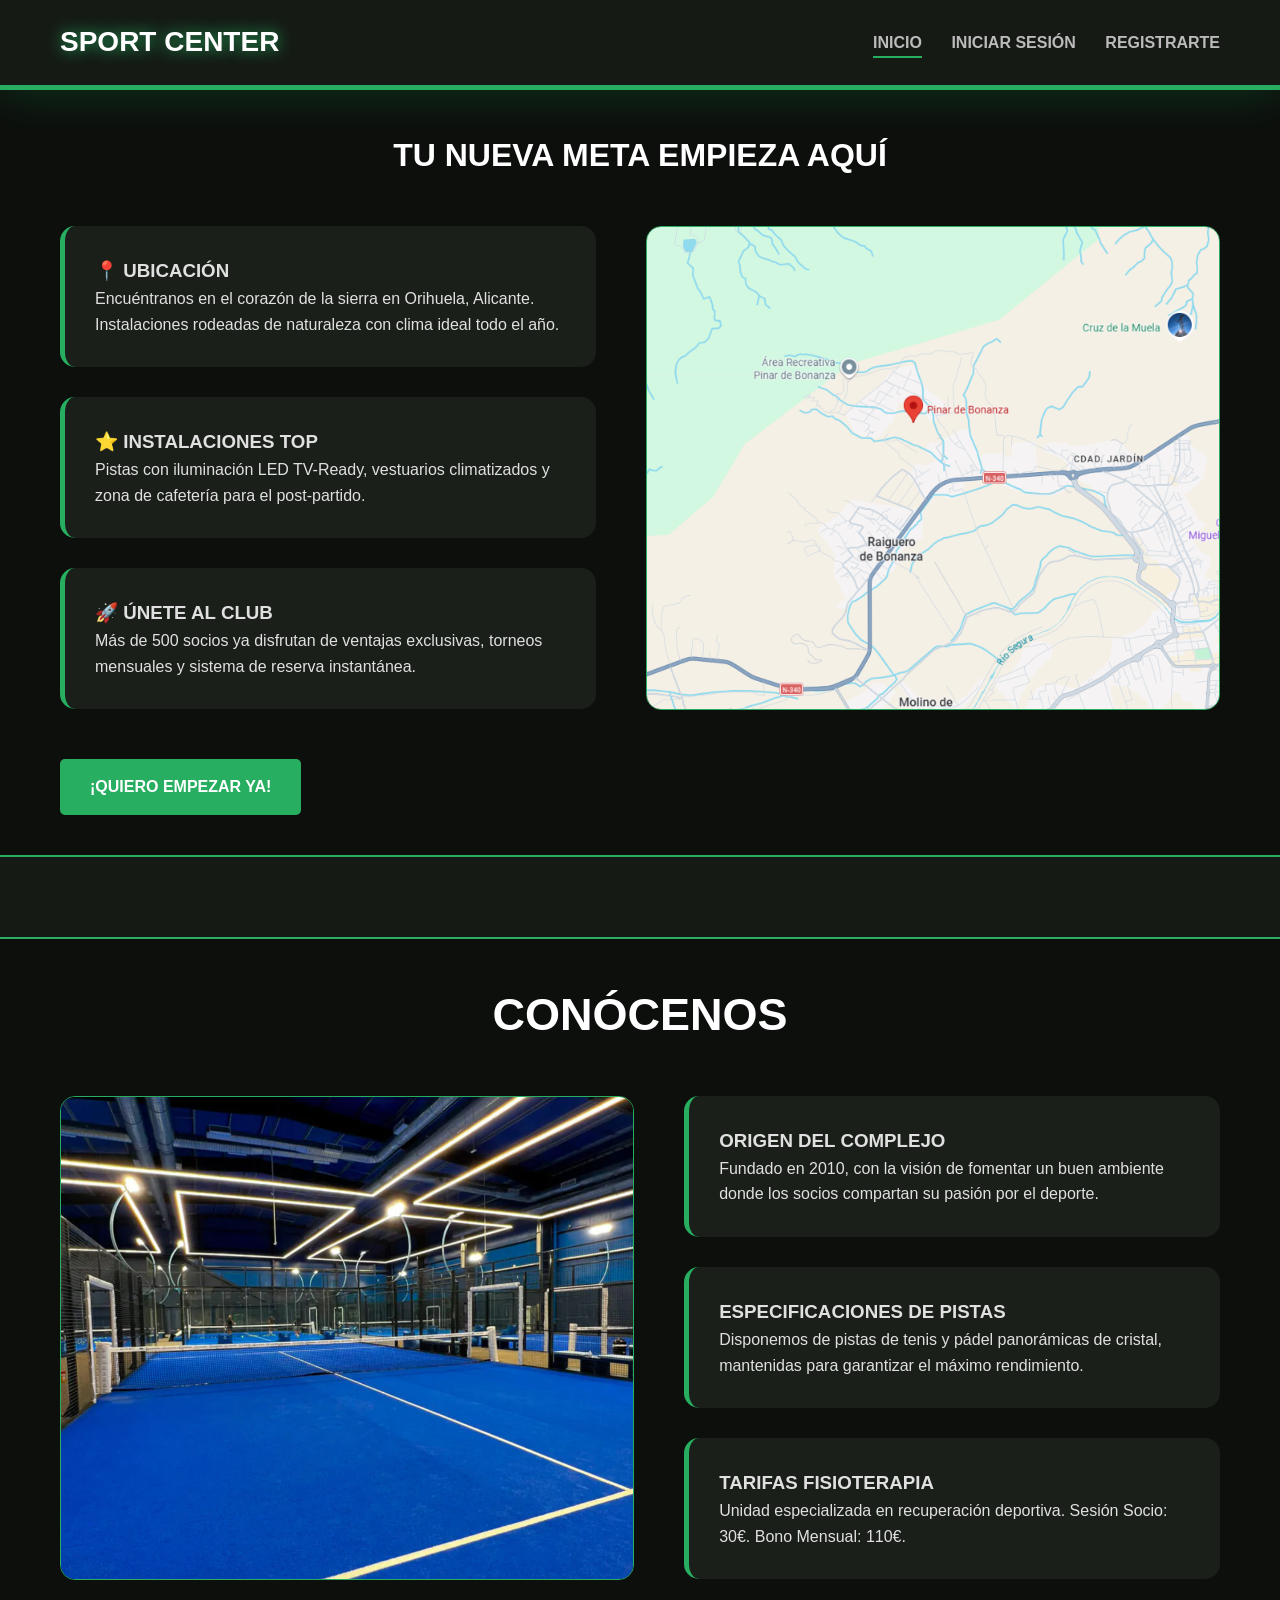
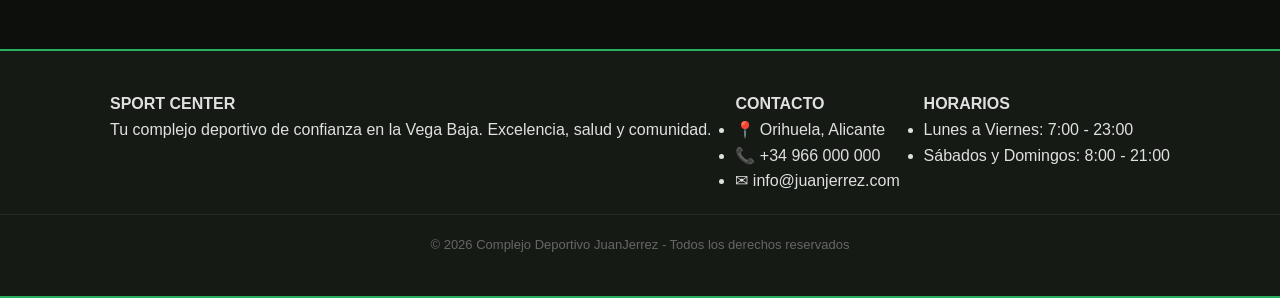
<file: index.html>
<!DOCTYPE html>
<html lang="es">
<head>
    <meta charset="UTF-8">
    <title>Bienvenido - SportCenter</title>
    <link rel="stylesheet" href="css/estilos-base.css">
</head>
<body>
    <header class="cabecera">
        <div class="contenedor">
            <div class="logo">SPORT CENTER</div>
            <nav class="menu">
                <a href="index.html" class="pagina-activa">INICIO</a>
                <a href="login.php">INICIAR SESIÓN</a>
                <a href="registro.php">REGISTRARTE</a>
            </nav>
        </div>
    </header>
    <main>
        <h1 class="titulo-seccion">TU NUEVA META EMPIEZA AQUÍ</h1>
        <div class="contenedor-principal">
            <div class="seccion-izquierda">
                <div class="bloque-info">
                    <h3>📍 UBICACIÓN </h3>
                    <p>Encuéntranos en el corazón de la sierra en Orihuela, Alicante. Instalaciones rodeadas de naturaleza con clima ideal todo el año.</p>
                </div>
            
                <div class="bloque-info">
                    <h3>⭐ INSTALACIONES TOP</h3>
                    <p>Pistas con iluminación LED TV-Ready, vestuarios climatizados y zona de cafetería para el post-partido.</p>
                </div>
                <div class="bloque-info">
                    <h3>🚀 ÚNETE AL CLUB</h3>
                    <p>Más de 500 socios ya disfrutan de ventajas exclusivas, torneos mensuales y sistema de reserva instantánea.</p>
                </div>
            </div>
            <div class="seccion-derecha">
                <img src="fotos/ubicacion.png" alt="Foto ubicacion" class="imagen">
            </div>
        </div>
        <a href="registro.php" class="boton">¡QUIERO EMPEZAR YA!</a>
    </main>

    <footer> 
    </footer>

    <main>
        <h1 class="titulo-bienvenida">CONÓCENOS</h1>
        <div class="contenedor-principal">
            <div class="seccion-derecha">
                <img src="fotos/led.png" alt="Foto del complejo deportivo" class="imagen">
            </div>
            <div class="seccion-izquierda">
                <div class="bloque-info">
                    <h3>ORIGEN DEL COMPLEJO</h3>
                    <p>Fundado en 2010, con la visión de fomentar un buen ambiente donde los socios compartan su pasión por el deporte.</p>
                </div>
                <div class="bloque-info">
                    <h3>ESPECIFICACIONES DE PISTAS</h3>
                    <p>Disponemos de pistas de tenis y pádel panorámicas de cristal, mantenidas para garantizar el máximo rendimiento.</p>
                </div>
                <div class="bloque-info">
                    <h3>TARIFAS FISIOTERAPIA</h3>
                    <p>Unidad especializada en recuperación deportiva. Sesión Socio: 30€. Bono Mensual: 110€.</p>
                </div>
            </div>
        </div>
    </main>

    <footer>
        <div class="contenedor-footer">
            <div class="columna-footer">
                <h4 class="titulo-footer">SPORT CENTER</h4>
                <p>Tu complejo deportivo de confianza en la Vega Baja. Excelencia, salud y comunidad.</p>
            </div>
            <div class="columna-footer">
                <h4 class="titulo-footer">CONTACTO</h4>
                <ul class="lista-footer">
                    <li>📍 Orihuela, Alicante</li>
                    <li>📞 +34 966 000 000</li>
                    <li>✉ info@juanjerrez.com</li>
                </ul>
            </div>
            <div class="columna-footer">
                <h4 class="titulo-footer">HORARIOS</h4>
                <ul class="lista-footer">
                    <li>Lunes a Viernes: 7:00 - 23:00</li>
                    <li>Sábados y Domingos: 8:00 - 21:00</li>
                </ul>
            </div>
        </div>
        <div class="copyright">
            <p>&copy; 2026 Complejo Deportivo JuanJerrez - Todos los derechos reservados</p>
        </div>
    </footer>


</body>
</html>
</file>
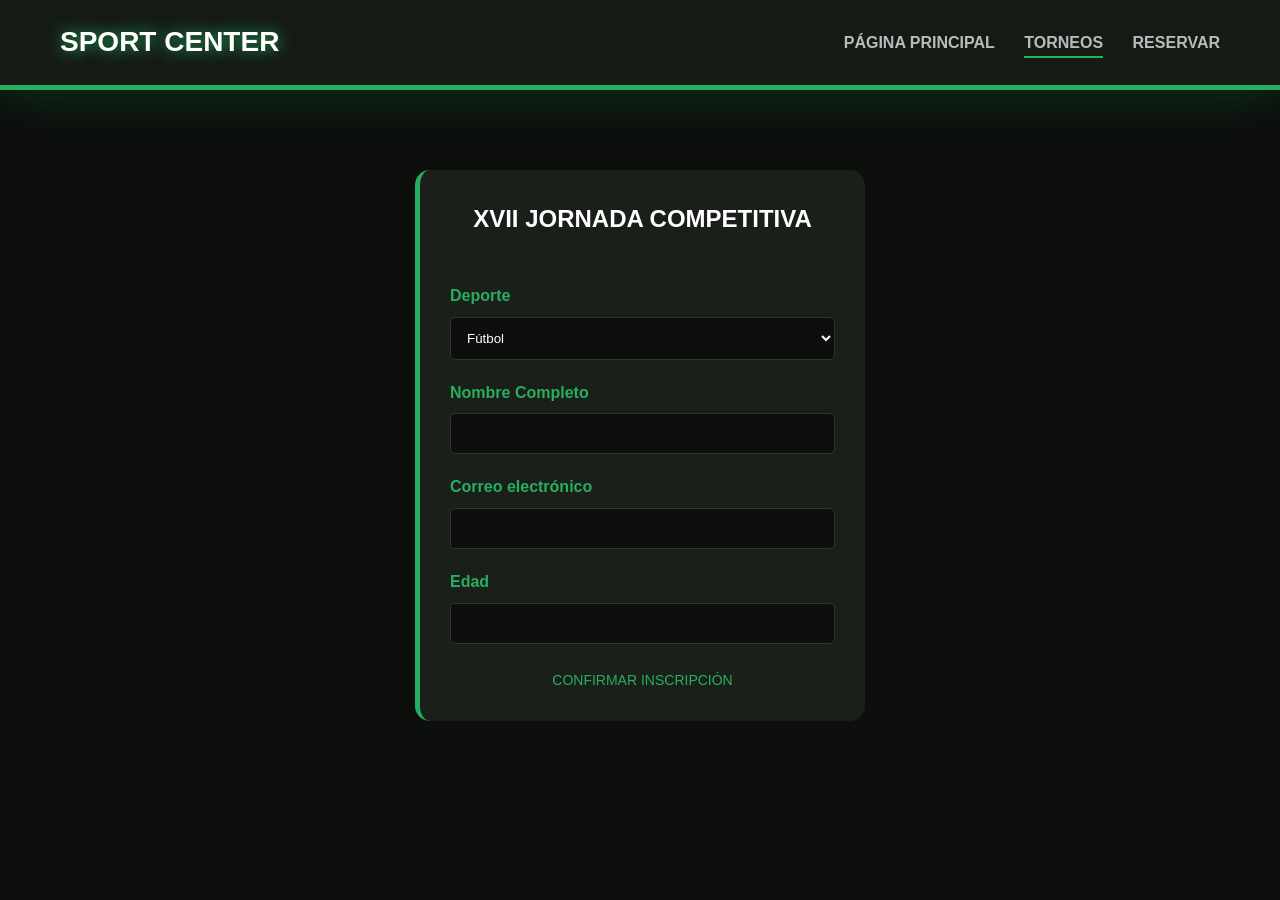
<file: apuntar-torneo.html>
<!DOCTYPE html>
<html lang="es">
<head>
    <meta charset="UTF-8">
    <title>Inscripción - SportCenter</title>
    <link rel="stylesheet" href="css/estilos-base.css">
</head>
<body>
    <header class="cabecera">
        <div class="contenedor">
            <div class="logo">SPORT CENTER</div>
            <nav class="menu">
                <a href="principal.php">PÁGINA PRINCIPAL</a>
                <a href="torneos.html" class="pagina-activa">TORNEOS</a>
                <a href="reservas.php">RESERVAR</a>
            </nav>
        </div>
    </header>
    <main>
        <div class="bloque-formularios">
            <h2 class="titulo-seccion">XVII JORNADA COMPETITIVA</h2>
            <form class="contenedor-formulario">
                <div class="campo"><label>Deporte</label><select><option>Fútbol</option><option>Tenis</option><option>Pádel</option></select></div>
                <div class="campo"><label>Nombre Completo</label><input type="text"></div>
                <div class="campo"><label>Correo electrónico</label><input type="email"></div>
                <div class="campo"><label>Edad</label><input type="number"></div>
                <a href="torneos.html" class="boton">CONFIRMAR INSCRIPCIÓN</a>
            </form>
        </div>
    </main>
</body>
</html>
</file>
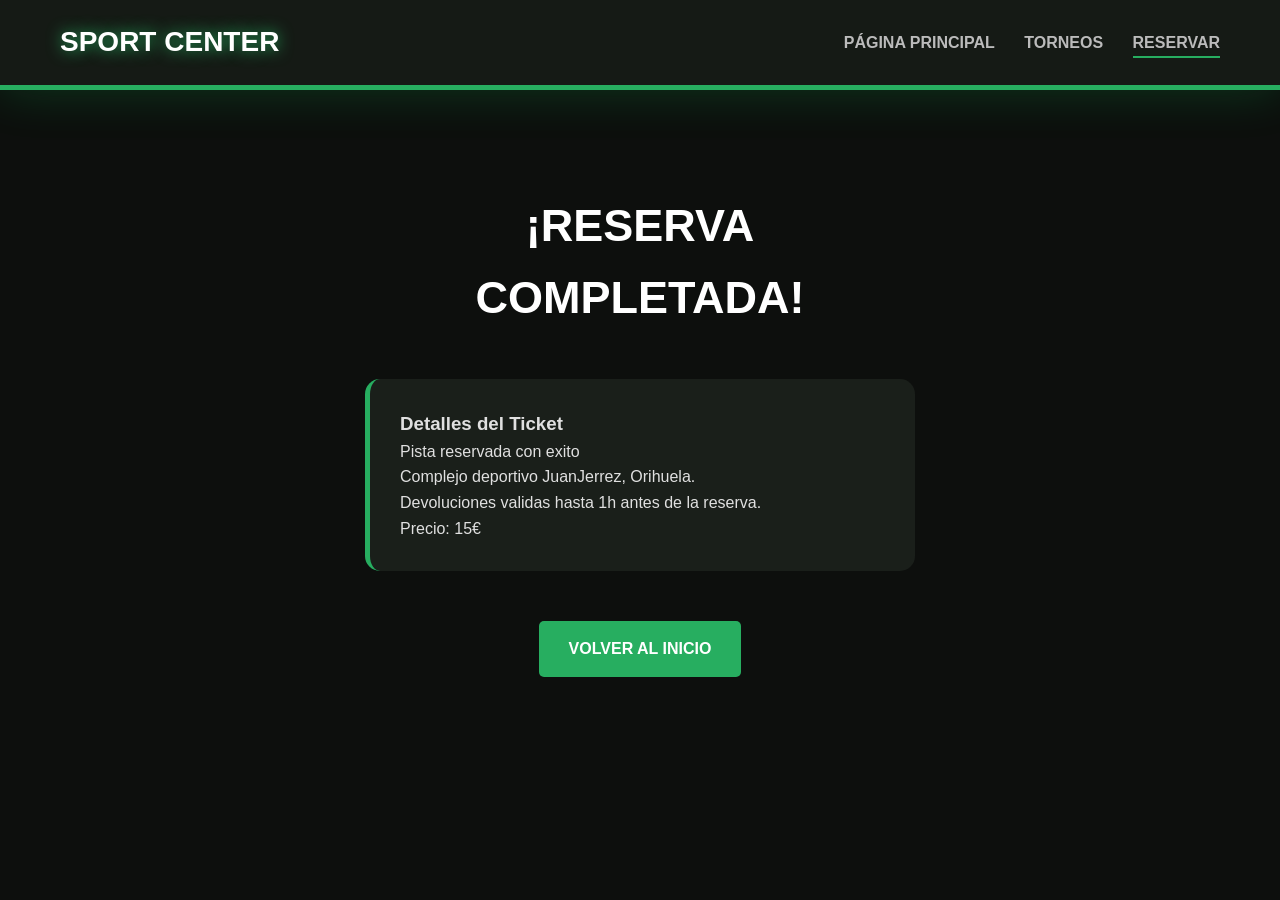
<file: exito.html>
<!DOCTYPE html>
<html lang="es">
<head>
    <meta charset="UTF-8">
    <title>Reserva Confirmada - SportCenter</title>
    <link rel="stylesheet" href="css/estilos-base.css">
</head>
<body>
    <header class="cabecera">
        <div class="contenedor">
            <div class="logo">SPORT CENTER</div>
            <nav class="menu">
                <a href="principal.html">PÁGINA PRINCIPAL</a>
                <a href="torneos.html">TORNEOS</a>
                <a href="reservas.html" class="pagina-activa">RESERVAR</a>
            </nav>
        </div>
    </header>
    <main>
        <div class="contenedor-ticket">
            <h1 class="titulo-bienvenida">¡RESERVA COMPLETADA!</h1>
                <div class="bloque-info">
                    <h3>Detalles del Ticket</h3>
                    <p> Pista reservada con exito</p>
                    <p>Complejo deportivo JuanJerrez, Orihuela.</p>
                    <p>Devoluciones validas hasta 1h antes de la reserva.</p>
                    <p>Precio: 15€</p>
                </div>
                <a href="principal.html" class="boton">VOLVER AL INICIO</a> 
        </div>
    </main>
</body>
</html>
</file>
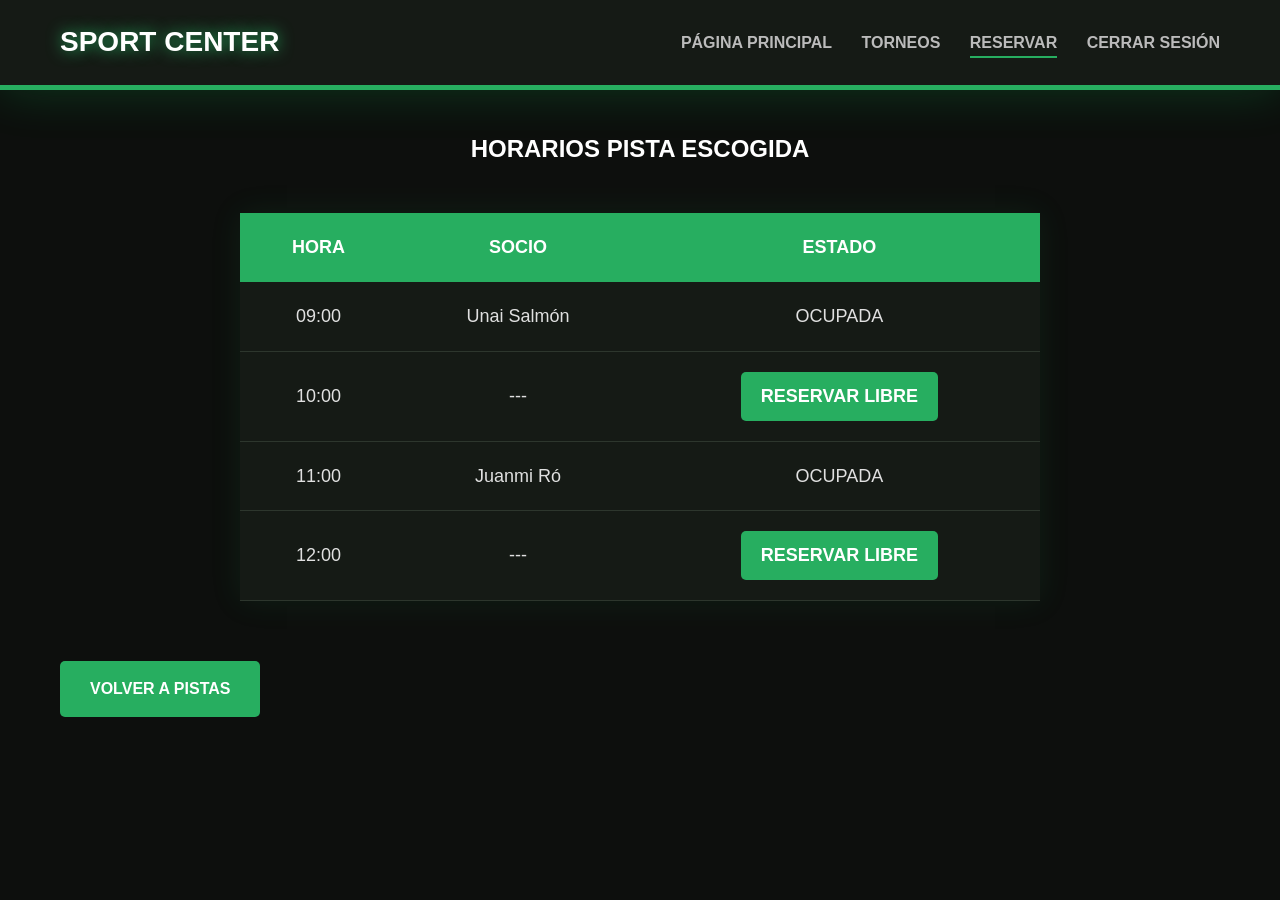
<file: horarios-futbol.html>
<!DOCTYPE html>
<html lang="es">
<head>
    <meta charset="UTF-8">
    <title>Horarios Fútbol - SportCenter</title>
    <link rel="stylesheet" href="css/estilos-base.css">
</head>
<body>
    <header class="cabecera">
        <div class="contenedor">
            <div class="logo">SPORT CENTER</div>
            <nav class="menu">
                <a href="principal.html">PÁGINA PRINCIPAL</a>
                <a href="torneos.html">TORNEOS</a>
                <a href="reservas.html" class="pagina-activa">RESERVAR</a>
                <a href="index.html">CERRAR SESIÓN</a>
            </nav>
        </div>
    </header>
    <main>
        <h2 class="titulo-seccion">HORARIOS PISTA ESCOGIDA</h2>
        <table>
            <tr><th>HORA</th><th>SOCIO</th><th>ESTADO</th></tr>
            <tr><td>09:00</td><td>Unai Salmón</td><td class="ocupado">OCUPADA</td></tr>
            <tr><td>10:00</td><td>---</td><td><a href="pago.html" class="boton">RESERVAR LIBRE</a></td></tr>
            <tr><td>11:00</td><td>Juanmi Ró</td><td class="ocupado">OCUPADA</td></tr>
            <tr><td>12:00</td><td>---</td><td><a href="pago.html" class="boton">RESERVAR LIBRE</a></td></tr>
        </table>
        <div class="flex-centrado margen-superior-grande">
            <a href="reservas.html" class="boton">VOLVER A PISTAS</a>
        </div>
    </main>
</body>
</html>
</file>
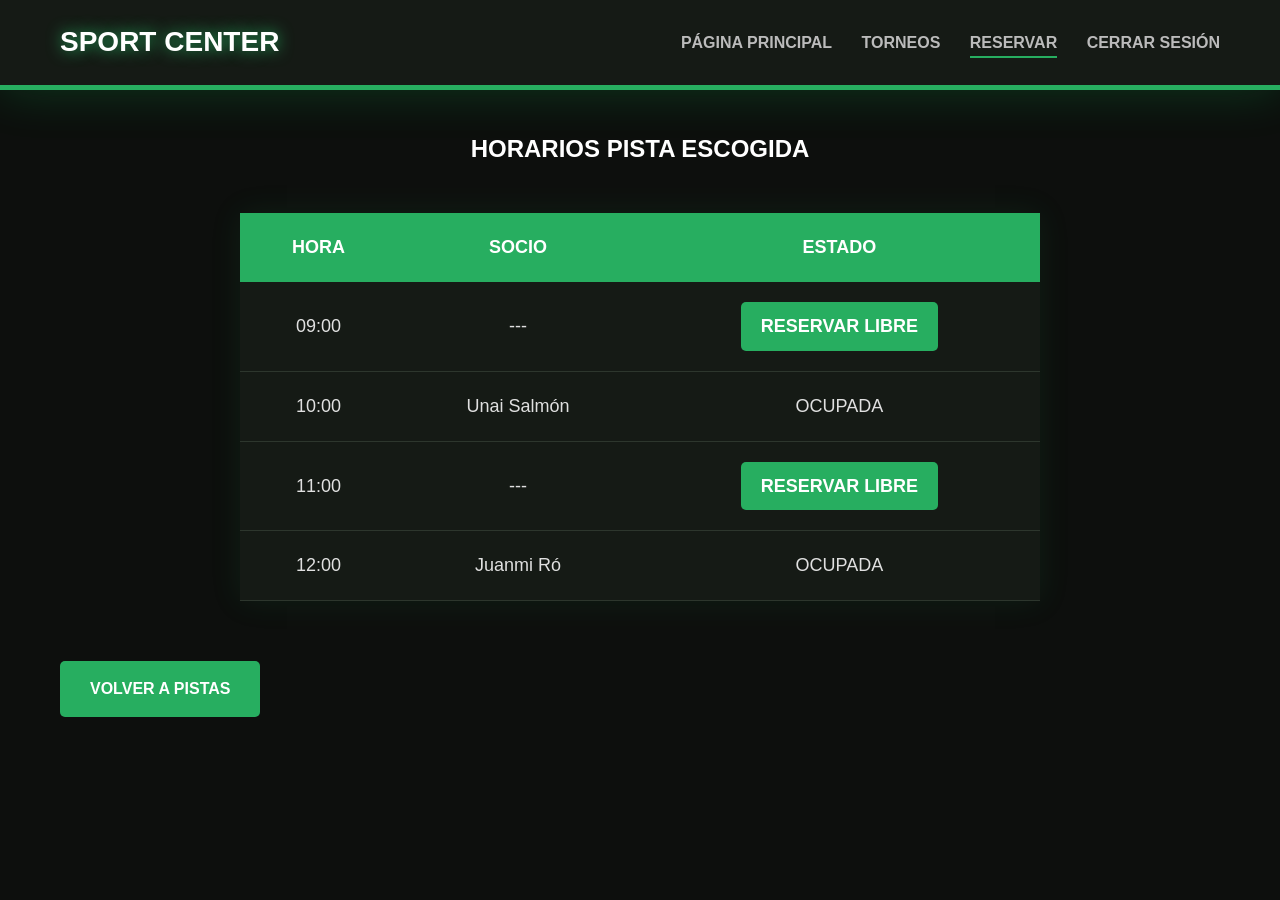
<file: horarios-padel.html>
<!DOCTYPE html>
<html lang="es">
<head>
    <meta charset="UTF-8">
    <title>Horarios Padel - SportCenter</title>
    <link rel="stylesheet" href="css/estilos-base.css">
</head>
<body>
    <header class="cabecera">
        <div class="contenedor">
            <div class="logo">SPORT CENTER</div>
            <nav class="menu">
                <a href="principal.html">PÁGINA PRINCIPAL</a>
                <a href="torneos.html">TORNEOS</a>
                <a href="reservas.html" class="pagina-activa">RESERVAR</a>
                <a href="index.html">CERRAR SESIÓN</a>
            </nav>
        </div>
    </header>
    <main>
        <h2 class="titulo-seccion">HORARIOS PISTA ESCOGIDA</h2>
        <table>
            <tr><th>HORA</th><th>SOCIO</th><th>ESTADO</th></tr>
            <tr><td>09:00</td><td>---</td><td><a href="pago.html" class="boton">RESERVAR LIBRE</a></td></tr>
            <tr><td>10:00</td><td>Unai Salmón</td><td class="ocupado">OCUPADA</td></tr>
            <tr><td>11:00</td><td>---</td><td><a href="pago.html" class="boton">RESERVAR LIBRE</a></td></tr>
            <tr><td>12:00</td><td>Juanmi Ró</td><td class="ocupado">OCUPADA</td></tr> 
        </table>
        <div class="flex-centrado margen-superior-grande">
            <a href="reservas.html" class="boton">VOLVER A PISTAS</a>
        </div>
    </main>
</body>
</html>
</file>
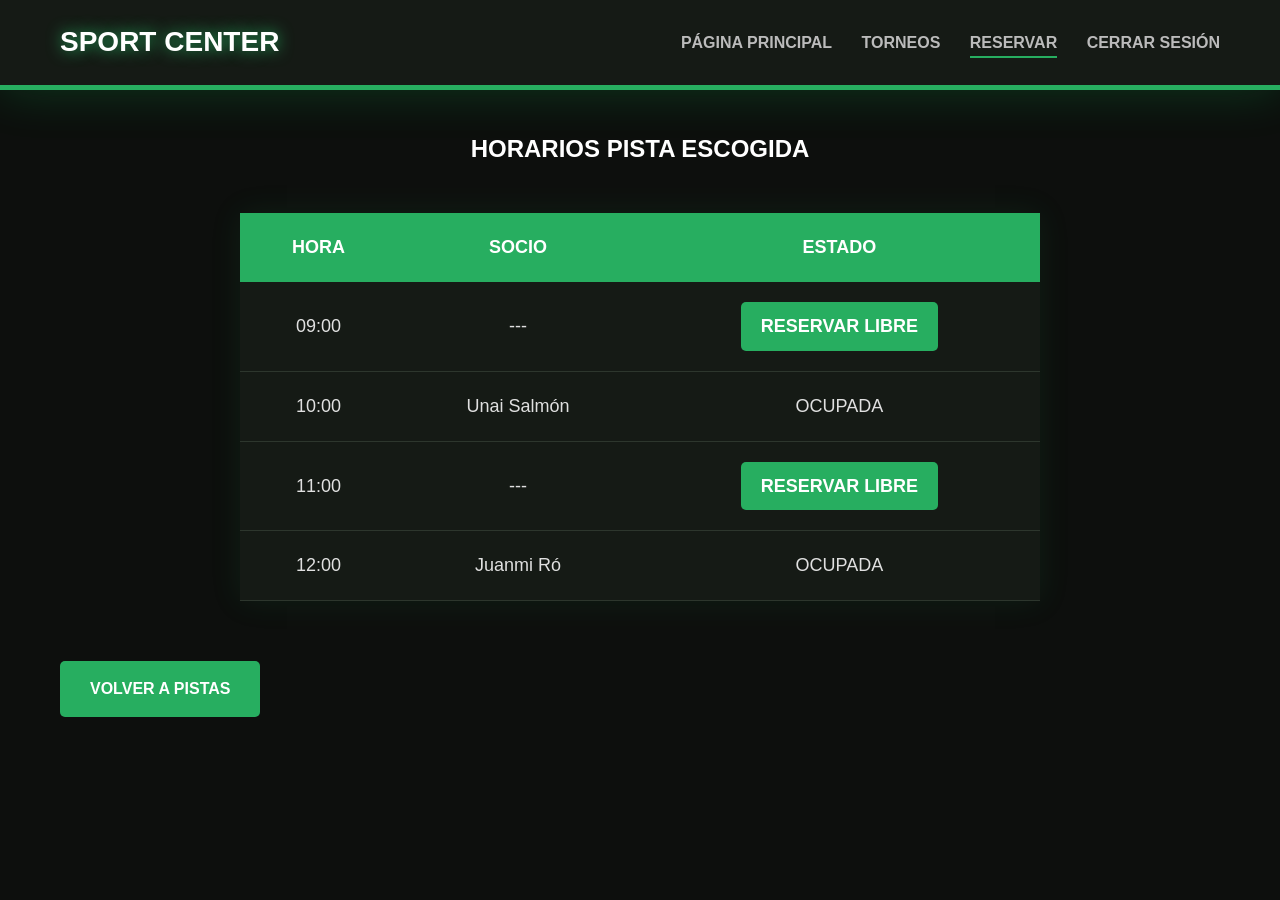
<file: horarios-tenis.html>
<!DOCTYPE html>
<html lang="es">
<head>
    <meta charset="UTF-8">
    <title>Horarios Tenis - SportCenter</title>
    <link rel="stylesheet" href="css/estilos-base.css">
</head>
<body>
    <header class="cabecera">
        <div class="contenedor">
            <div class="logo">SPORT CENTER</div>
            <nav class="menu">
                <a href="principal.html">PÁGINA PRINCIPAL</a>
                <a href="torneos.html">TORNEOS</a>
                <a href="reservas.html" class="pagina-activa">RESERVAR</a>
                <a href="index.html">CERRAR SESIÓN</a>
            </nav>
        </div>
    </header>
    <main>
        <h2 class="titulo-seccion">HORARIOS PISTA ESCOGIDA</h2>
        <table>
            <tr><th>HORA</th><th>SOCIO</th><th>ESTADO</th></tr>
            <tr><td>09:00</td><td>---</td><td><a href="pago.html" class="boton">RESERVAR LIBRE</a></td></tr>
            <tr><td>10:00</td><td>Unai Salmón</td><td class="ocupado">OCUPADA</td></tr>
            <tr><td>11:00</td><td>---</td><td><a href="pago.html" class="boton">RESERVAR LIBRE</a></td></tr>
            <tr><td>12:00</td><td>Juanmi Ró</td><td class="ocupado">OCUPADA</td></tr> 
        </table>
        <div class="flex-centrado margen-superior-grande">
            <a href="reservas.html" class="boton">VOLVER A PISTAS</a>
        </div>
    </main>
</body>
</html>
</file>
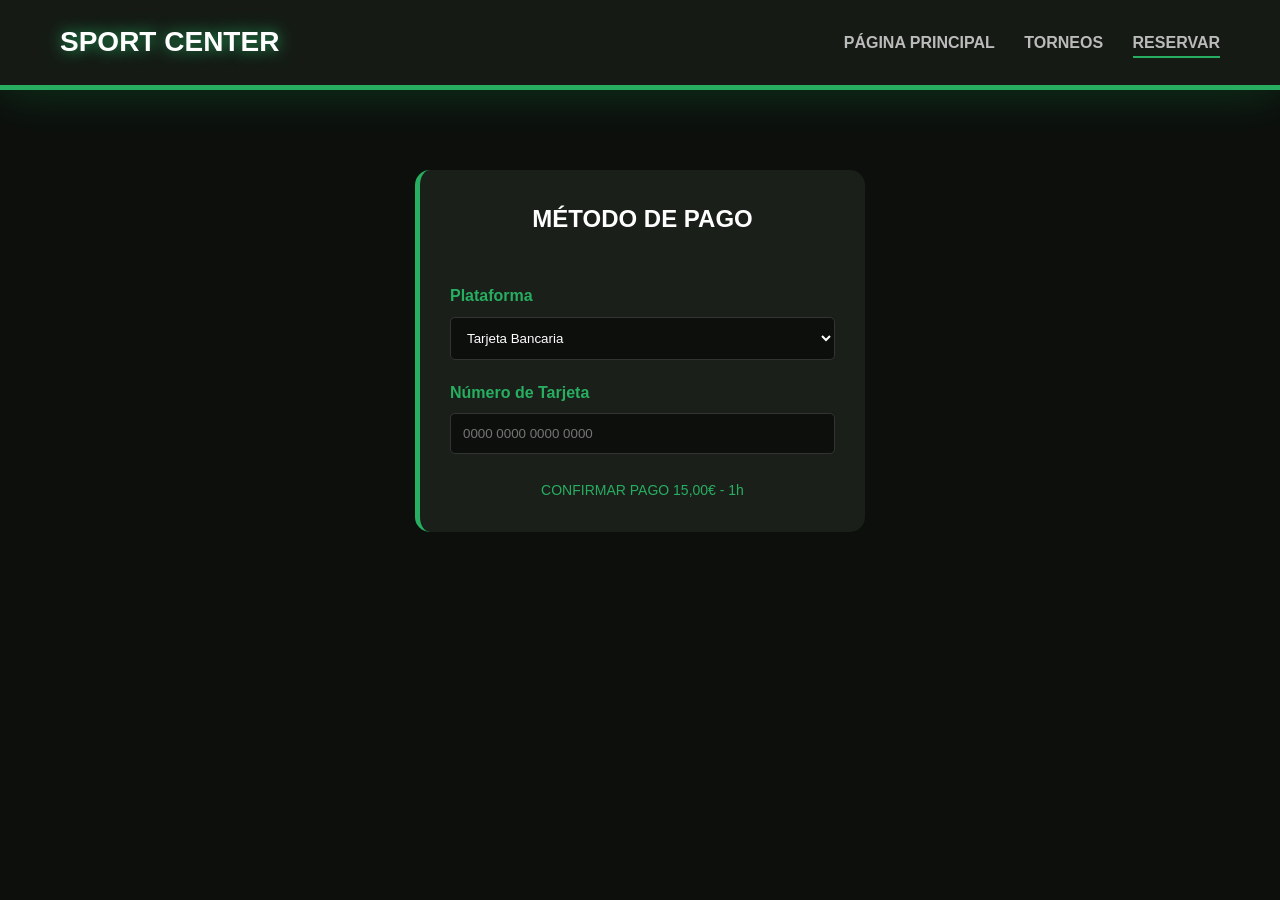
<file: pago.html>
<!DOCTYPE html>
<html lang="es">
<head>
    <meta charset="UTF-8">
    <title>Pago - SportCenter</title>
    <link rel="stylesheet" href="css/estilos-base.css">
</head>
<body>
    <header class="cabecera">
        <div class="contenedor">
            <div class="logo">SPORT CENTER</div>
            <nav class="menu">
                <a href="principal.html">PÁGINA PRINCIPAL</a>
                <a href="torneos.html">TORNEOS</a>
                <a href="reservas.html" class="pagina-activa">RESERVAR</a>
            </nav>
        </div>
    </header>
    <main>
        <div class="bloque-formularios">
            <div class="caja-principal">
                <h2 class="titulo-seccion">MÉTODO DE PAGO</h2>
                <form class="contenedor-formulario">
                    <div class="campo"><label>Plataforma</label><select><option>Tarjeta Bancaria</option><option>Google Pay</option><option>Apple Pay</option></select></div>
                    <div class="campo"><label>Número de Tarjeta</label><input type="text" placeholder="0000 0000 0000 0000"></div>
                    <a href="exito.html" class="boton">CONFIRMAR PAGO 15,00€ - 1h</a>
                </form>
            </div>
        </div>
    </main>
</body>
</html>
</file>
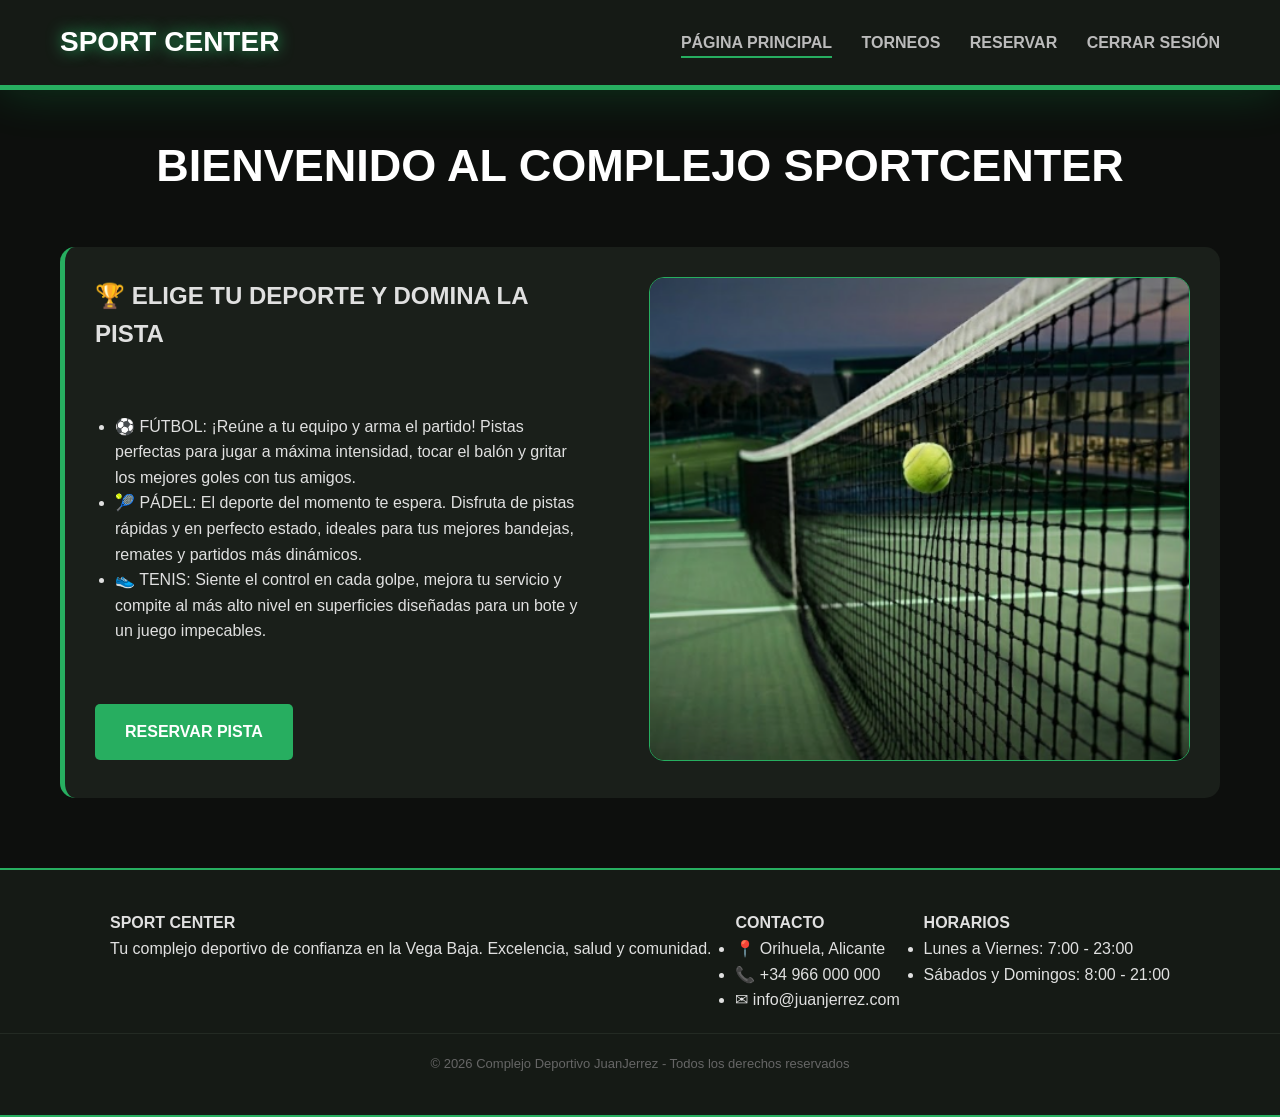
<file: principal.html>
<!DOCTYPE html>
<html lang="es">
<head>
    <meta charset="UTF-8">
    <title>Panel Socio - SportCenter</title>
    <link rel="stylesheet" href="css/estilos-base.css">
</head>
<body>
    <header class="cabecera">
        <div class="contenedor">
            <div class="logo">SPORT CENTER</div>
            <nav class="menu">
                <a href="principal.html" class="pagina-activa">PÁGINA PRINCIPAL</a>
                <a href="torneos.html">TORNEOS</a>
                <a href="reservas.html">RESERVAR</a>
                <a href="index.html">CERRAR SESIÓN</a>
            </nav>
        </div>
    </header>
    <main>
        <h1 class="titulo-bienvenida">BIENVENIDO AL COMPLEJO SPORTCENTER</h1>
        <div class="bloque-info">
            <div class="contenedor-principal">
                <div class="seccion-izquierda">
                    <h2>🏆 ELIGE TU DEPORTE Y DOMINA LA PISTA</h2>
                    <div id="ul-principal">    
                        <ul>
                            <li> ⚽ FÚTBOL: ¡Reúne a tu equipo y arma el partido! Pistas perfectas para jugar a máxima intensidad, tocar el balón y gritar los mejores goles con tus amigos.</li>
                            <li> 🎾 PÁDEL: El deporte del momento te espera. Disfruta de pistas rápidas y en perfecto estado, ideales para tus mejores bandejas, remates y partidos más dinámicos.</li>
                            <li> 👟 TENIS: Siente el control en cada golpe, mejora tu servicio y compite al más alto nivel en superficies diseñadas para un bote y un juego impecables.</li>
                        </ul>
                    </div>
                    <div>
                        <a href="reservas.html" class="boton"> RESERVAR PISTA </a>
                    </div>
                </div>
                <div class="seccion-derecha">
                    <img src="fotos/inicio.png" alt="Foto del complejo deportivo" class="imagen">
                </div>

            </div>
        </div>
    </main>

    <footer>
        <div class="contenedor-footer">
            <div class="columna-footer">
                <h4 class="titulo-footer">SPORT CENTER</h4>
                <p>Tu complejo deportivo de confianza en la Vega Baja. Excelencia, salud y comunidad.</p>
            </div>
            <div class="columna-footer">
                <h4 class="titulo-footer">CONTACTO</h4>
                <ul class="lista-footer">
                    <li>📍 Orihuela, Alicante</li>
                    <li>📞 +34 966 000 000</li>
                    <li>✉ info@juanjerrez.com</li>
                </ul>
            </div>
            <div class="columna-footer">
                <h4 class="titulo-footer">HORARIOS</h4>
                <ul class="lista-footer">
                    <li>Lunes a Viernes: 7:00 - 23:00</li>
                    <li>Sábados y Domingos: 8:00 - 21:00</li>
                </ul>
            </div>
        </div>
        <div class="copyright">
            <p>&copy; 2026 Complejo Deportivo JuanJerrez - Todos los derechos reservados</p>
        </div>
    </footer>
</body>
</html>
</file>
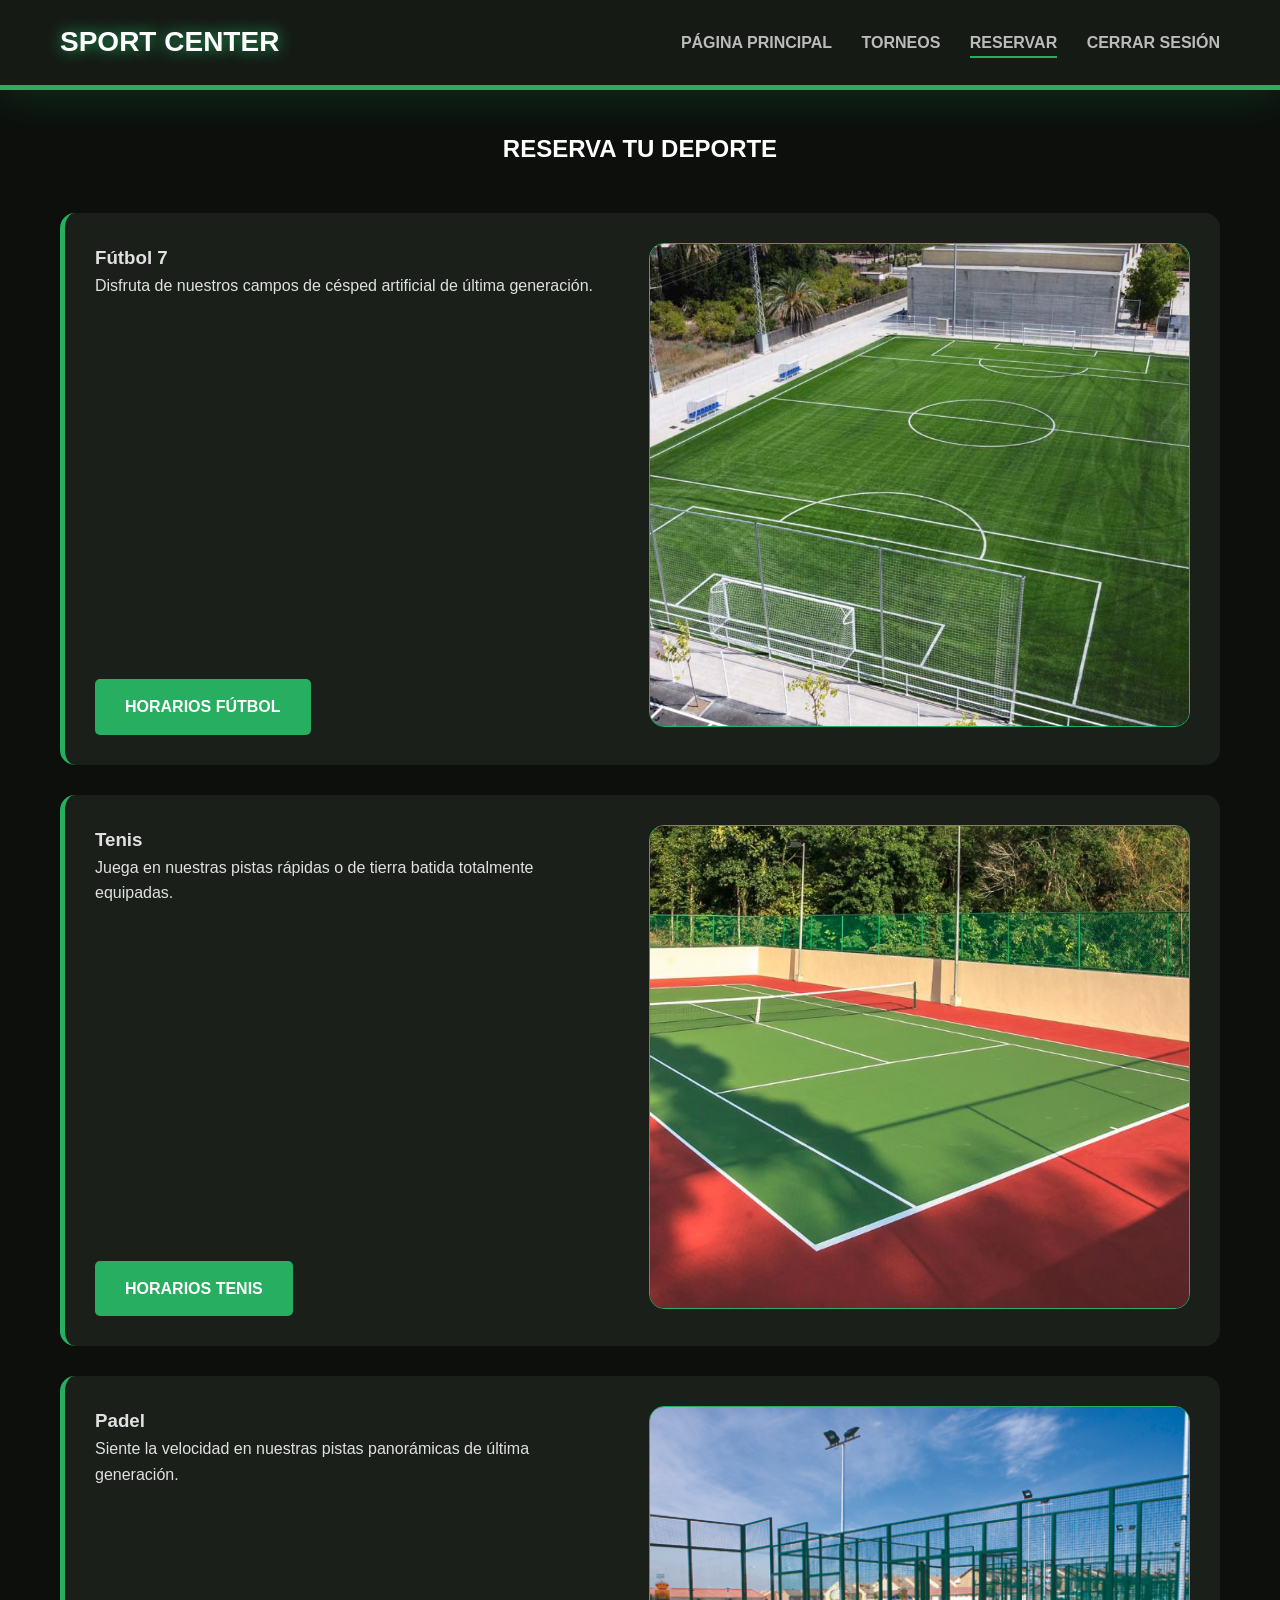
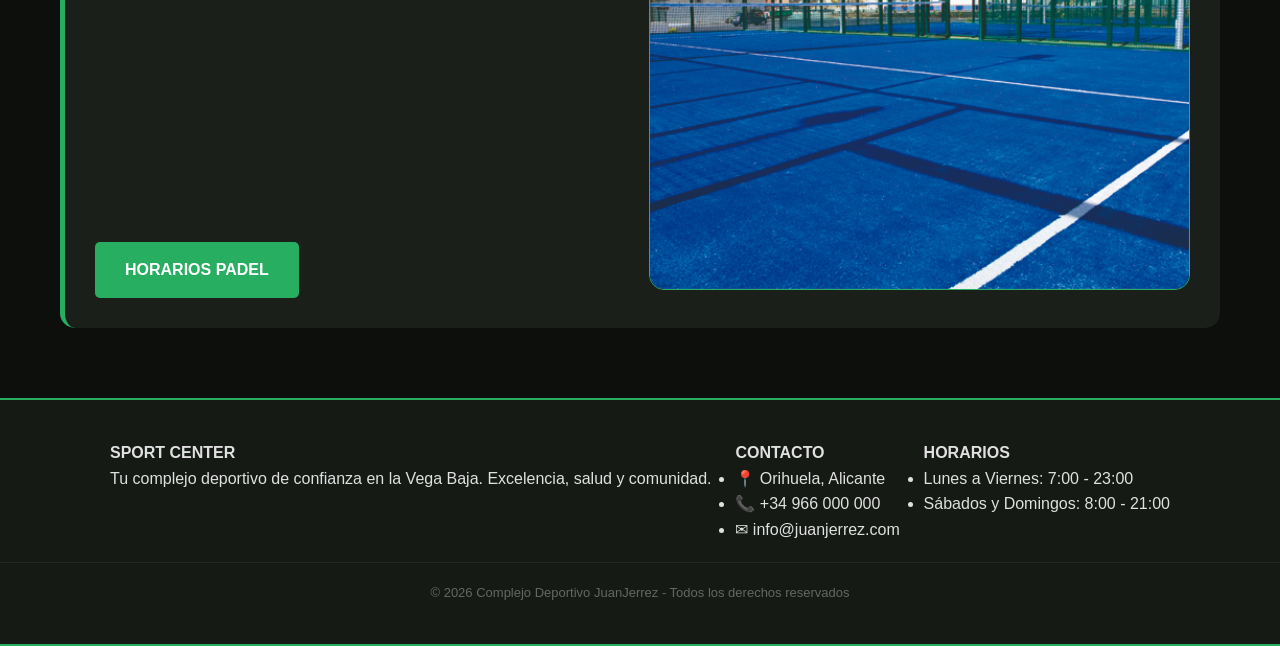
<file: reservas.html>
<!DOCTYPE html>
<html lang="es">
<head>
    <meta charset="UTF-8">
    <title>Reservar Pista - SportCenter</title>
    <link rel="stylesheet" href="css/estilos-base.css">
</head>
<body>
    <header class="cabecera">
        <div class="contenedor">
            <div class="logo">SPORT CENTER</div>
            <nav class="menu">
                <a href="principal.html">PÁGINA PRINCIPAL</a>
                <a href="torneos.html">TORNEOS</a>
                <a href="reservas.html" class="pagina-activa">RESERVAR</a>
                <a href="index.html">CERRAR SESIÓN</a>
            </nav>
        </div>
    </header>

    <main>
        <h2 class="titulo-seccion">RESERVA TU DEPORTE</h2>
        <div class="bloque-info">
            <div class="contenedor-principal">
                <div class="seccion-izquierda">
                    <h3>Fútbol 7</h3>
                    <p>Disfruta de nuestros campos de césped artificial de última generación.</p>
                    <a href="horarios-futbol.html" class="boton">HORARIOS FÚTBOL</a>
                </div>
                <div class="seccion-derecha">
                    <img src="fotos/futbol.jpg" class="imagen" alt="Campo de Fútbol">
                </div>
            </div>
        </div>

        <div class="bloque-info">
            <div class="contenedor-principal">
                <div class="seccion-izquierda">
                    <h3> Tenis</h3>
                    <p>Juega en nuestras pistas rápidas o de tierra batida totalmente equipadas.</p>
                    <a href="horarios-tenis.html" class="boton">HORARIOS TENIS</a>
                </div>
                <div class="seccion-derecha">
                    <img src="fotos/tenis.jpg" class="imagen" alt="Pista de Tenis">
                </div>
            </div>
        </div>

        <div class="bloque-info">
            <div class="contenedor-principal">
                <div class="seccion-izquierda">
                    <h3> Padel </h3>
                    <p>Siente la velocidad en nuestras pistas panorámicas de última generación.</p>
                    <a href="horarios-padel.html" class="boton"> HORARIOS PADEL </a>
                </div>
                <div class="seccion-derecha">
                    <img src="fotos/padel.jpg" class="imagen" alt="Pista de Padel">
                </div>
            </div>
        </div>
    </main>

    <footer>
        <div class="contenedor-footer">
            <div class="columna-footer">
                <h4 class="titulo-footer">SPORT CENTER</h4>
                <p>Tu complejo deportivo de confianza en la Vega Baja. Excelencia, salud y comunidad.</p>
            </div>
            <div class="columna-footer">
                <h4 class="titulo-footer">CONTACTO</h4>
                <ul class="lista-footer">
                    <li>📍 Orihuela, Alicante</li>
                    <li>📞 +34 966 000 000</li>
                    <li>✉ info@juanjerrez.com</li>
                </ul>
            </div>
            <div class="columna-footer">
                <h4 class="titulo-footer">HORARIOS</h4>
                <ul class="lista-footer">
                    <li>Lunes a Viernes: 7:00 - 23:00</li>
                    <li>Sábados y Domingos: 8:00 - 21:00</li>
                </ul>
            </div>
        </div>
        <div class="copyright">
            <p>&copy; 2026 Complejo Deportivo JuanJerrez - Todos los derechos reservados</p>
        </div>
    </footer>
</body>
</html>
</file>
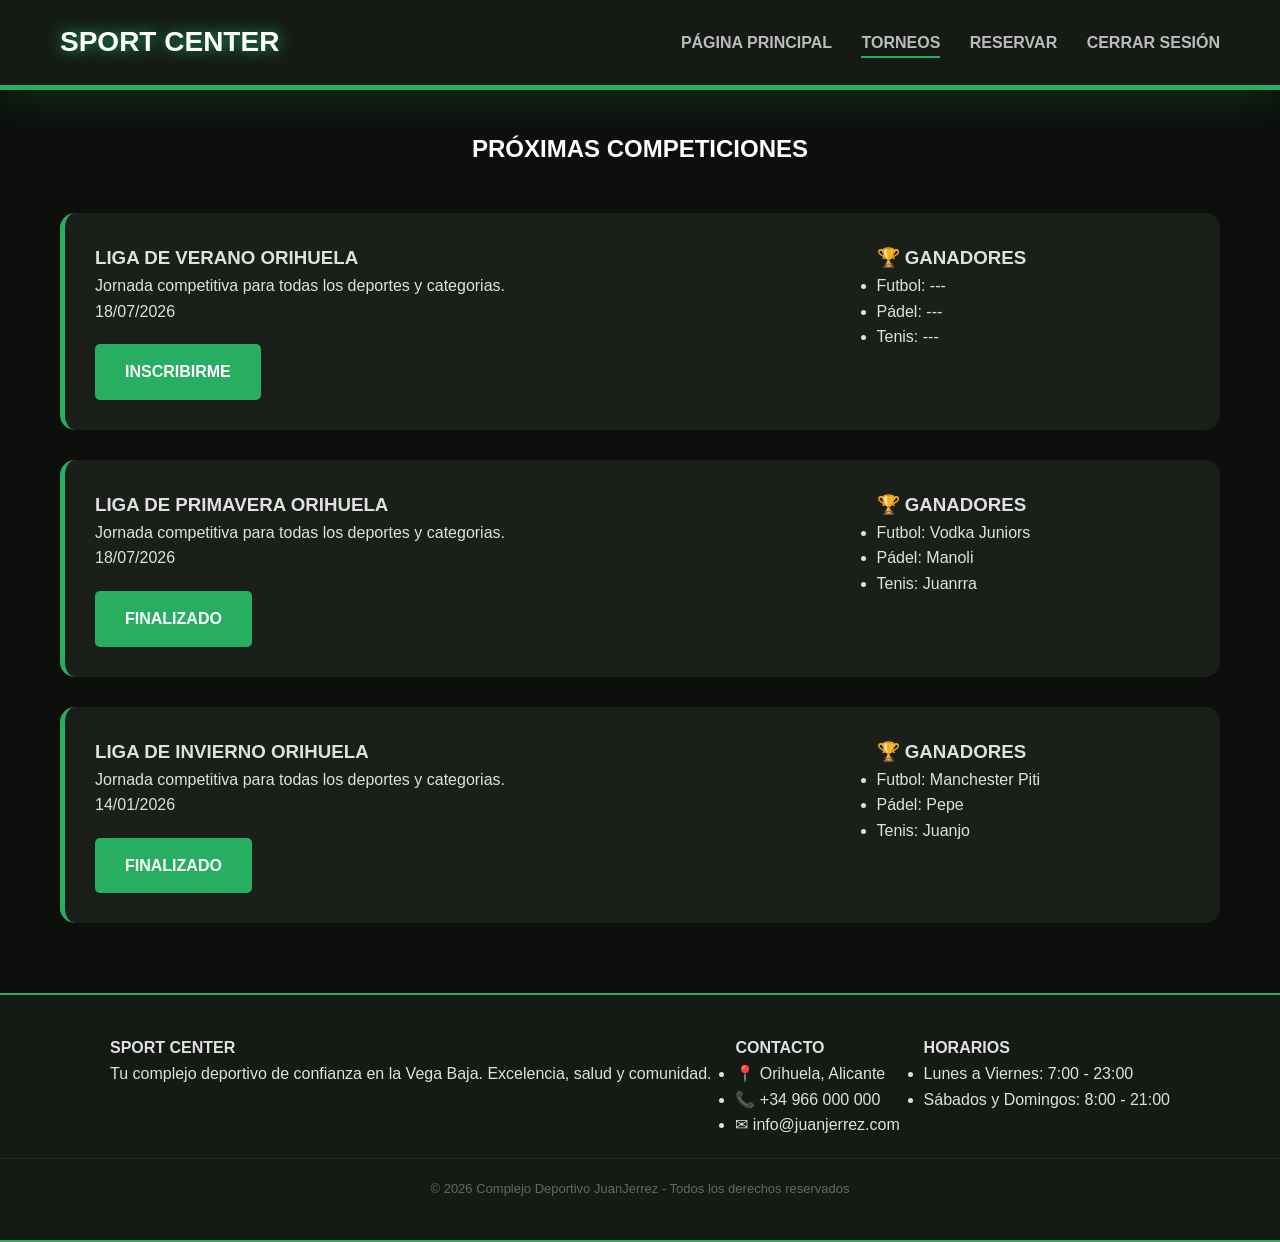
<file: torneos.html>
<!DOCTYPE html>
<html lang="es">
<head>
    <meta charset="UTF-8">
    <title>Torneos - SportCenter</title>
    <link rel="stylesheet" href="css/estilos-base.css">
</head>
<body>
    <header class="cabecera">
        <div class="contenedor">
            <div class="logo">SPORT CENTER</div>
            <nav class="menu">
                <a href="principal.php">PÁGINA PRINCIPAL</a>
                <a href="torneos.html" class="pagina-activa">TORNEOS</a>
                <a href="reservas.php">RESERVAR</a>
                <a href="index.html"> CERRAR SESIÓN</a>
            </nav>
        </div>
    </header>
    <main>
        <h2 class="titulo-seccion">PRÓXIMAS COMPETICIONES</h2>
        <div class="bloque-info">
            <div class="contenedor-principal">
                <div id="torneos-izquierda">
                    <h3>LIGA DE VERANO ORIHUELA</h3>
                    <p> Jornada competitiva para todas los deportes y categorias. </p>
                    <p> 18/07/2026 </p>
                    <div>
                        <a href="apuntar-torneo.html" class="boton">INSCRIBIRME</a>
                    </div>
                </div>
                <div id="torneos-derecha">
                    <h3> 🏆 GANADORES </h3>
                    <ul>
                        <li>Futbol: ---</li>
                        <li>Pádel: ---</li>
                        <li>Tenis: ---</li>
                    </ul>
                </div>
            </div>
        </div>
        <div class="bloque-info">
            <div class="contenedor-principal">
                <div id="torneos-izquierda">
                    <h3>LIGA DE PRIMAVERA ORIHUELA</h3>
                    <p> Jornada competitiva para todas los deportes y categorias. </p>
                    <p> 18/07/2026 </p>
                    <div>
                        <a href="#" class="boton">FINALIZADO</a>
                    </div>
                </div>
                <div id="torneos-derecha">
                    <h3> 🏆 GANADORES </h3>
                    <ul>
                        <li>Futbol: Vodka Juniors</li>
                        <li>Pádel: Manoli</li>
                        <li>Tenis: Juanrra</li>
                    </ul>
                </div>
            </div>
        </div>
        <div class="bloque-info">
            <div class="contenedor-principal">
                <div id="torneos-izquierda">
                    <h3>LIGA DE INVIERNO ORIHUELA</h3>
                    <p> Jornada competitiva para todas los deportes y categorias. </p>
                    <p> 14/01/2026 </p>
                    <div>
                        <a href="#" class="boton">FINALIZADO</a>
                    </div>
                </div>
                <div id="torneos-derecha">
                    <h3> 🏆 GANADORES </h3>
                    <ul>
                        <li>Futbol: Manchester Piti</li>
                        <li>Pádel: Pepe</li>
                        <li>Tenis: Juanjo</li>
                    </ul>
                </div>
            </div>
        </div>
    </main>

    <footer>
        <div class="contenedor-footer">
            <div class="columna-footer">
                <h4 class="titulo-footer">SPORT CENTER</h4>
                <p>Tu complejo deportivo de confianza en la Vega Baja. Excelencia, salud y comunidad.</p>
            </div>
            <div class="columna-footer">
                <h4 class="titulo-footer">CONTACTO</h4>
                <ul class="lista-footer">
                    <li>📍 Orihuela, Alicante</li>
                    <li>📞 +34 966 000 000</li>
                    <li>✉ info@juanjerrez.com</li>
                </ul>
            </div>
            <div class="columna-footer">
                <h4 class="titulo-footer">HORARIOS</h4>
                <ul class="lista-footer">
                    <li>Lunes a Viernes: 7:00 - 23:00</li>
                    <li>Sábados y Domingos: 8:00 - 21:00</li>
                </ul>
            </div>
        </div>
        <div class="copyright">
            <p>&copy; 2026 Complejo Deportivo JuanJerrez - Todos los derechos reservados</p>
        </div>
    </footer>
</body>
</html>
</file>
<file: css/estilos-base.css>
/* Afecta a todas las etiquetas html.*/
* { 
    margin: 0; /* Borra los margenes y espacios por defecto de los navegadores.*/
    padding: 0; 
    box-sizing: border-box; /* Hace que el padding y el borde se calculen dentro del ancho de la caja, evitando que se desborde */
    font-family: 'Segoe UI', sans-serif;
}

/* Contenedor principal visible de la página.*/
body { 
    background-color: #0d0f0d; 
    color: #e0e0e0; 
    line-height: 1.6; /* Margen predeterminado entre linea y linea.*/ 
    display: flex; /*Activa flexbox*/
    flex-direction: column; /* Apila por defecto en filas */
    min-height: 100vh; /* vh: alto de la ventana. */
}

/* Header, ocupa toda la parte superior de la pagina.*/
.cabecera { 
    background-color: #151a15; 
    border-bottom: 5px solid #27ae60; /* Borde verde inferior.*/
    padding: 20px 0; /* El 0 indica que no tiene espacios a los lados. */ 
    position: sticky; /* Posiciona la cabezera fija para pdoer scrolear.*/
    top: 0; 
    box-shadow: 0 0 50px rgba(15, 224, 102, 0.2);
}

/* Div que se ocupa de logo y del nav */
.contenedor { 
    max-width: 1200px; 
    margin: 0 auto; /* 0 Arriba/Abajo auto Izq/Drch */
    padding: 0 20px; 
    display: flex;               
    align-items: center;
}

.logo { 
    font-size: 28px; 
    font-weight: bold; 
    color: #ffffff; 
    text-shadow: 0 0 15px #27ae60; 
}

 /* Contenedor del nav */
.menu {
    margin-left: auto; /* Da margen automaticamente a todo el espacio izquierdo disponible. */
}

/* Afecta a los enlaces individualmente. */
.menu a { 
    color: #bbbbbb; 
    text-decoration: none; 
    margin-left: 25px; /* Pequeño margen entre enlaces. */
    font-weight: bold; /* Negrita */
    transition: 0.3s; 
}

/* Afecta si tienes el cursor encima o estas en dicha pagina. */
.menu a:hover, .pagina-activa { 
    color: #27ae60; 
    border-bottom: 2px solid #27ae60; 
    padding-bottom: 5px; 
}

/* Contenedor que envuelve todo el contenido entre el nav y el footer. */
main {
    width: 100%;
    max-width: 1200px; /* Limita el ancho maximo para que no se estire de mas*/
    margin: 0 auto;    
    padding: 40px 20px;
}

/* Contiene los bloques de texto y los formularios de manera general. */
.contenedor-principal { 
    display: flex; 
    gap: 50px; 
    align-items: stretch; /* Hace que ambas columnas dentro del contenedor tengan la misma altura */
} 

/* Contiene los bloques de texto y los formularios de manera mas especifica, IZQ y DRCH. */
.seccion-izquierda { 
    flex: 1.4; /* Define la proporcion de anchura un 60% de la pagina aprox */
    display: flex; 
    flex-direction: column; /* Coloca los elementos en su interior por lineas.*/
}

.columna-deporte {
    display: flex;
    flex-direction: column;
}

.columna-deporte h3 {
    margin-bottom: 20px;
}

.columna-deporte .boton {
    margin-top: auto;
    align-self: flex-start;
}


#torneos-izquierda { 
    flex: 1.4; 
    display: flex; 
    flex-direction: column; /* Coloca los elementos en su interior por lineas.*/
}

.seccion-derecha { 
    flex: 1.5; /* El otro 40%. */
}

#torneos-derecha { 
    flex: 0.6; 
}

/* Cofiguarcion de las tartejas individualmente (bloques de información) */
.bloque-info { 
    background: #1a1f1a; 
    padding: 30px; 
    border-radius: 15px; 
    margin-bottom: 30px; 
    border-left: 5px solid #27ae60;
}

.bloque-formularios { 
    background: #1a1f1a; 
    padding: 30px; 
    border-radius: 15px; 
    margin: 30px 300px; 
    border-left: 5px solid #27ae60;
    max-width: 450px;
    margin: 40px auto;
}

.bloque-formularios .boton[type="submit"] {
    width: 100%;
    cursor: pointer; /* puntero */
    margin-top: 10px;
}

.bloque-formularios a.boton {
    background: transparent;      
    display: block; /* Para que sea fila única */
    text-align: center;           
    margin-top: 25px;
    color: #27ae60;
    font-size: 14px;
    font-weight: normal;
    padding: 0;
}

.bloque-formularios a.boton:hover {
    color:#000000;
    background-color:#27ae60;
}
 
.titulo-bienvenida { 
    font-size: 45px; 
    margin-bottom: 45px; 
    color: #ffffff; 
    text-align: center; 
}

.titulo-seccion {
    margin-bottom: 45px; 
    color: #ffffff;
    text-align: center; 
}

.imagen { 
    width: 100%; 
    height: 484px;
    object-fit: cover; /* Permite que el contenido de la imagen sea estatico. */
    border-radius: 15px; 
    border: 1px solid #27ae60; 
}

.campo {
    margin-bottom: 20px;
}

/* Afecta al titulo de los campos de escritura. */
.campo label { 
    display: block; 
    margin-bottom: 8px; 
    color: #27ae60; 
    font-weight: bold; 
}

.campo input, .campo select { 
    width: 100%; 
    padding: 12px; 
    background: #0d0f0d; 
    border: 1px solid #333; 
    color: white; 
    border-radius: 5px; 
}

.boton { 
    background: #27ae60;
    color: white; 
    padding: 15px 30px; 
    border-radius: 5px; 
    font-weight: bold; 
    text-decoration: none; 
    display: inline-block; /* Permite al botón tener tamaño, márgenes y padding (comportamiento de bloque) pero sin ocupar todo el ancho de la pantalla (como un texto) */
    margin-top: 20px; 
}

.seccion-izquierda .boton {
    margin-top: auto;
    align-self: flex-start;  /* Evita que se estire a lo ancho */
}

.boton:hover {
    background-color: #255c25;
}

#ul-principal {
    margin: 40px 0;
    padding: 20px;  
}

table { 
    width: 100%; 
    max-width: 800px;  
    margin: 40px auto; 
    border-collapse: collapse; /* Fusiona las celdas, elimina las lineas. */
    background: #151a15; 
    font-size: 18px;   
    box-shadow: 0 0 30px rgba(39, 174, 96, 0.1);
}

th { 
    background: #27ae60; 
    color: white; 
    padding: 20px; 
    font-size: 18px;
}

td { 
    padding: 20px; 
    border-bottom: 1px solid #2d362d; 
    text-align: center; 
}

.ocupada { 
    color: #ff4d4d; 
    font-weight: bold; 
}

table .boton {
    margin-top: 0; 
    padding: 10px 20px;
}

.contenedor-ticket {
    max-width: 550px;
    margin: 60px auto; 
    text-align: center; 
}

.contenedor-ticket .bloque-info {
    text-align: left; 
    margin-top: 25px;
}

footer { 
    background-color: #151a15; 
    border-top: 2px solid #27ae60; 
    border-bottom: 2px solid #27ae60;
    padding: 40px 0; 
    margin-top: auto; 
} 

.contenedor-footer { 
    max-width: 1100px; 
    margin: 0 auto; 
    padding: 0 20px; 
    display: flex; 
    justify-content: space-between; 
}

.copyright { 
    text-align: center; 
    padding-top: 20px; 
    font-size: 13px; 
    color: #666; 
    border-top: 1px solid #232a23; 
    margin-top: 20px; 
}

@media (max-width: 1000px) {
    
    .caja-principal { 
        padding: 20px 15px; 
    }

    .contenedor {
        flex-direction: column;      
        gap: 15px;
        justify-content: center;
    }

    .logo { 
        text-align: center; 
        font-size: 50px;
    }

    .menu { 
        margin-left: 0;
        display: flex; 
        justify-content: center; 
        flex-wrap: wrap; /* Se apila por filsa en funcion de lo que quepa */ 
        gap: 10px; 
    }
    .menu a { 
        margin-left: 0; 
        padding: 5px 10px; 
        font-size: 14px; 
    }

    .contenedor-principal { 
        flex-direction: column; 
        gap: 25px; 
    }

    .seccion-derecha { 
        width: 100%; 
    } 

    .columna-deporte .boton {
        margin-bottom: 20px; 
        margin-top: 20px; /* Por si también quieres separarlo un poco del texto */
    }

    .contenedor-bloques-fila { 
        flex-direction: column; 
        align-items: center;
        gap: 20px; 
    }

    .contenedor-bloques-fila .bloque-info { 
        width: 100%;
        max-width: 100%;
        margin-bottom: 0; 
    }

    .campo input, .campo select { 
        max-width: 100%; 
        
    }

    table { 
        font-size: 14px; 
        max-width: 100%;
    }

    th, td { 
        padding: 10px 5px; 
    }

    table .boton {
        padding: 8px 12px;
        font-size: 12px;
    }

    .contenedor-footer { 
        flex-direction: column; 
        gap: 30px; 
        text-align: center; 
    }

    .contenedor-footer ul { 
        list-style: none; 
        padding: 0; 
    }
}
</file>
